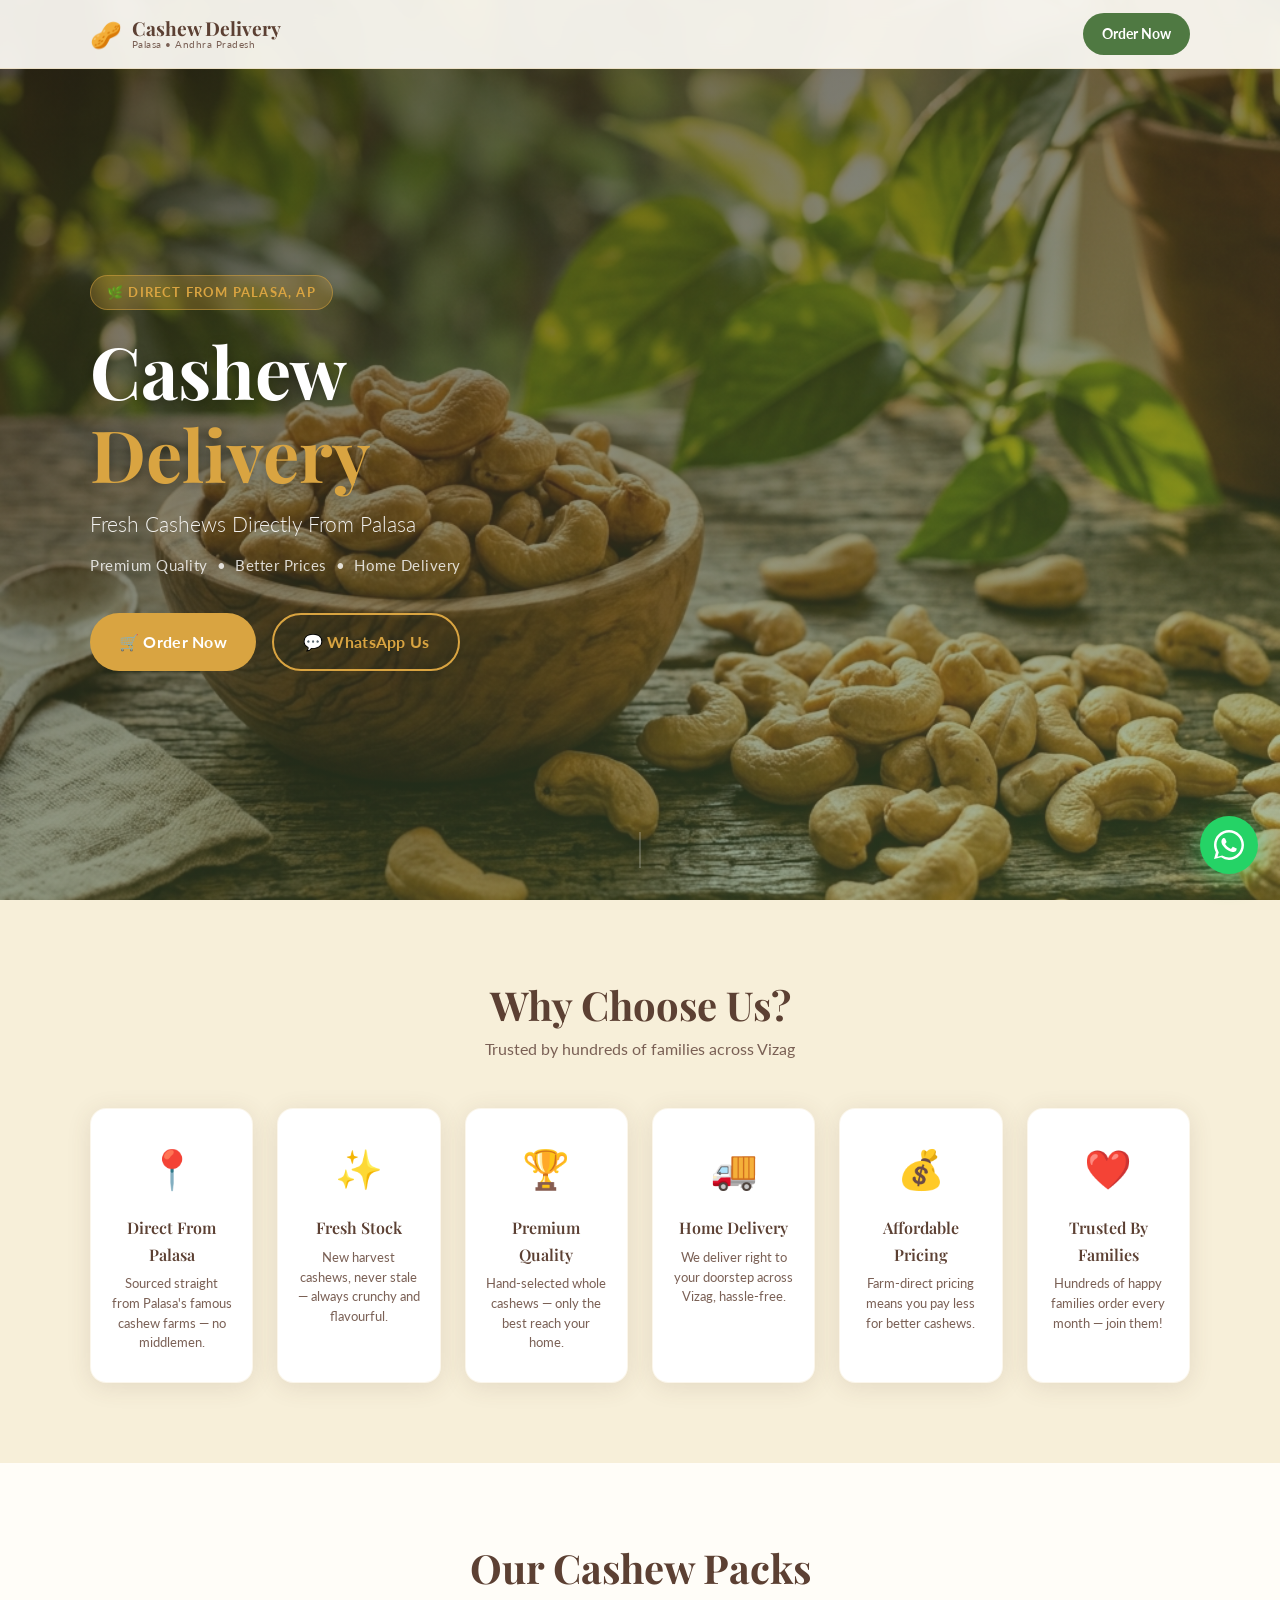
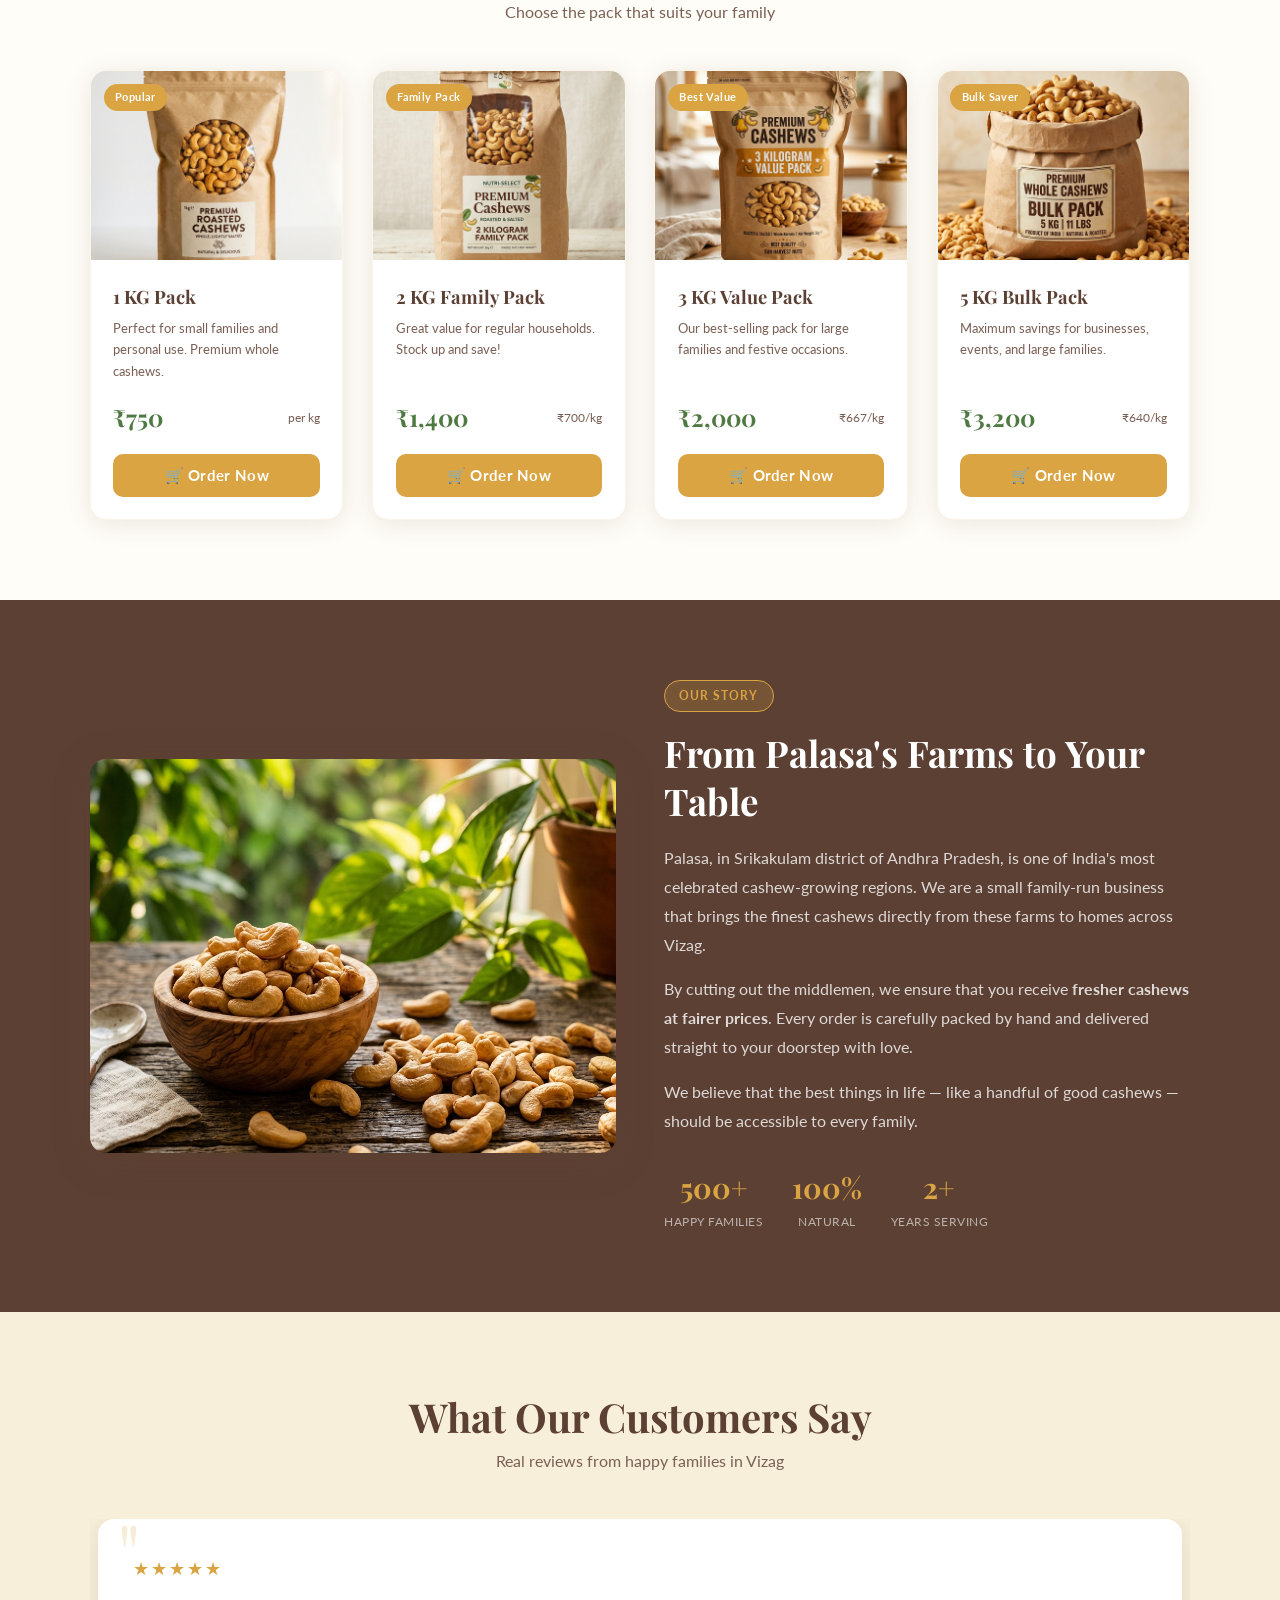
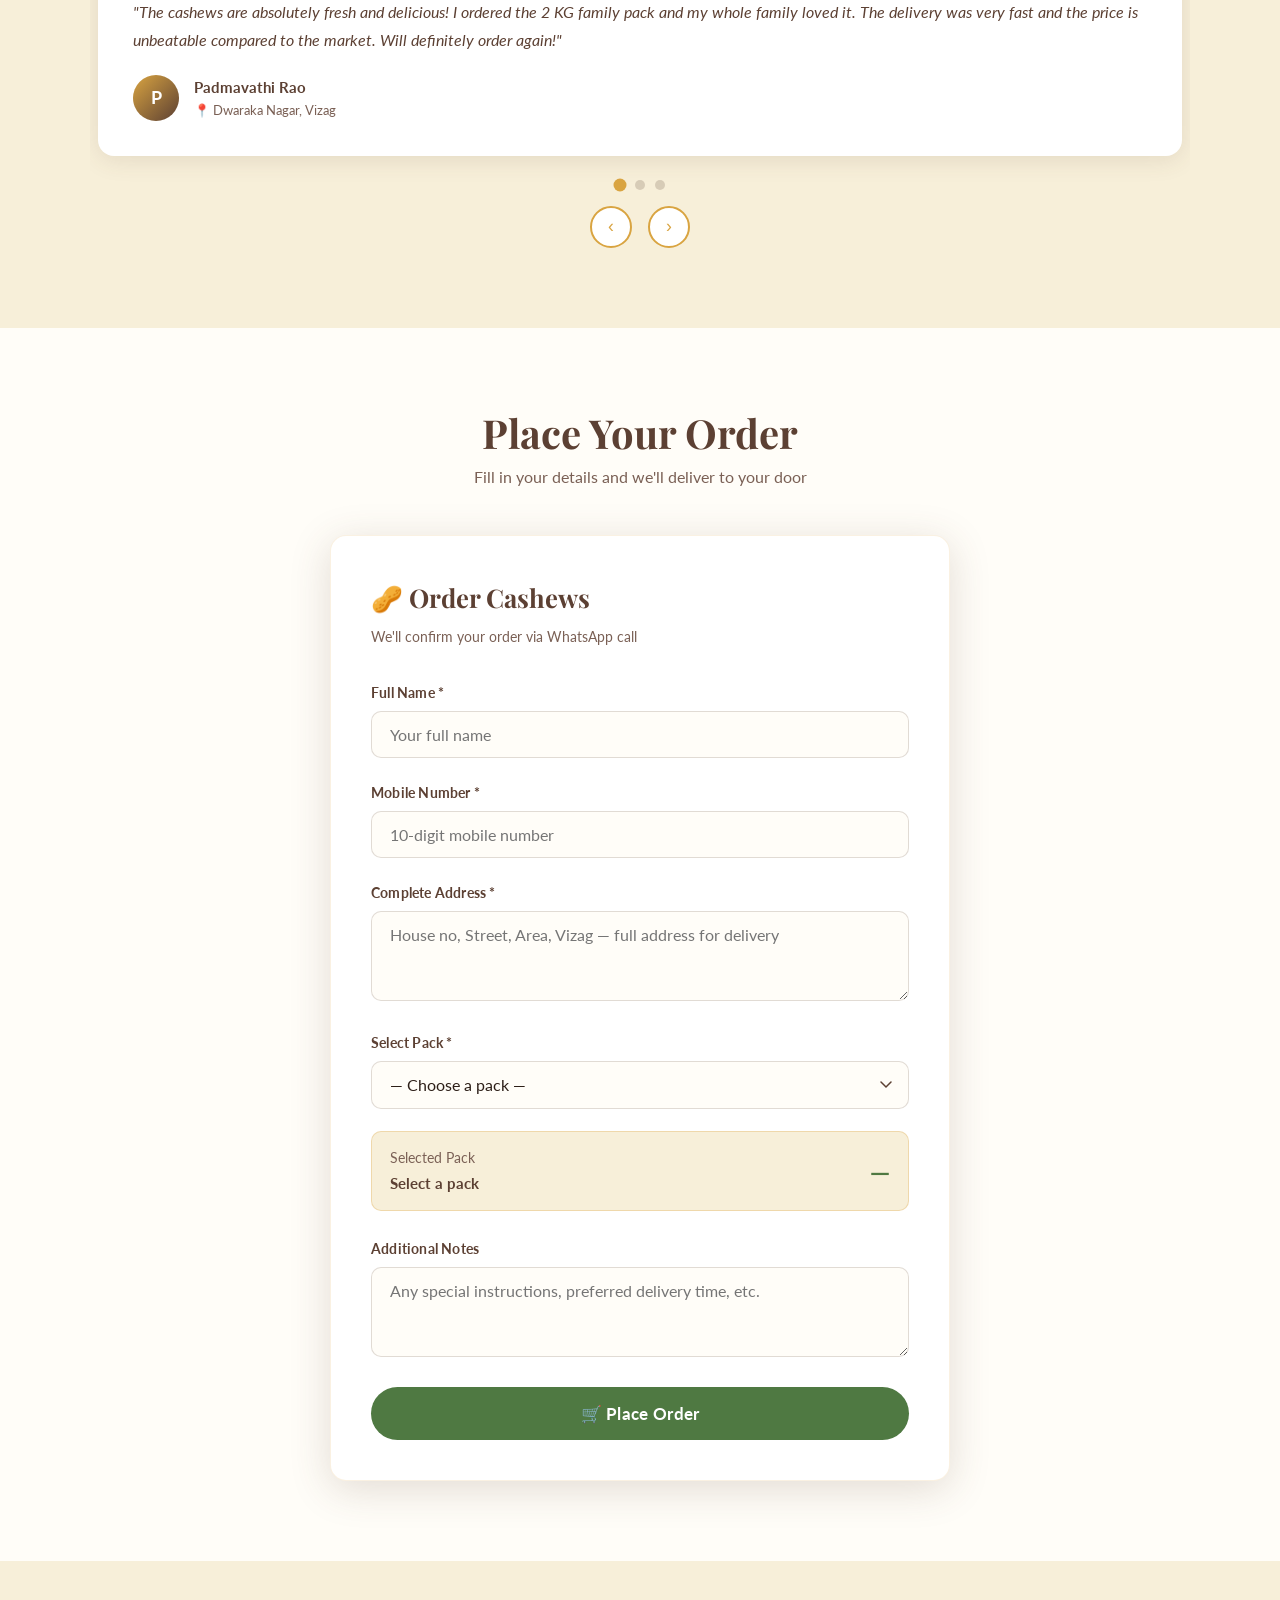
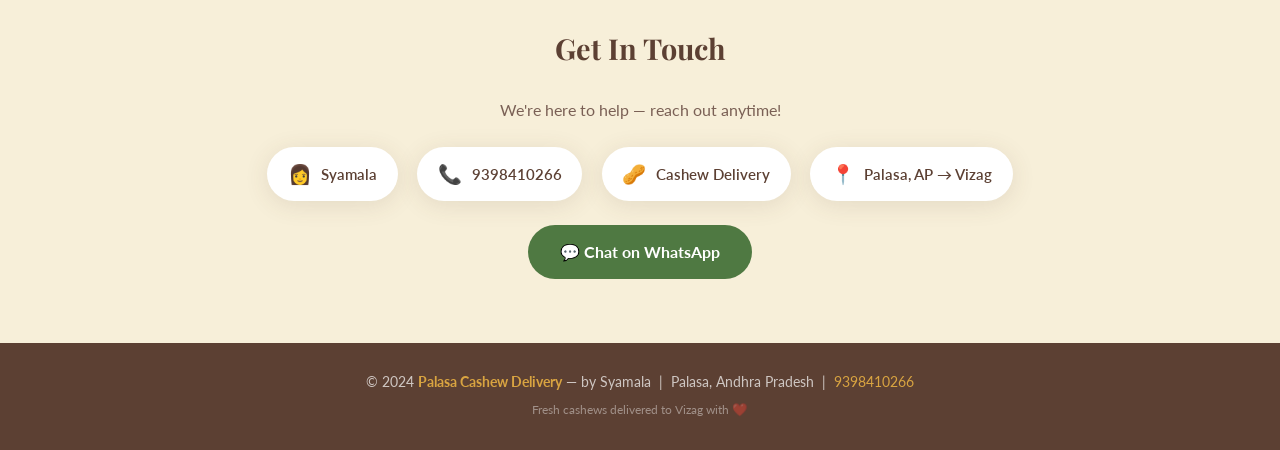
<file: templates/index.html>
<!DOCTYPE html>
<html lang="en">
<head>
<meta charset="UTF-8"/>
<meta name="viewport" content="width=device-width,initial-scale=1.0"/>
<title>Palasa Cashew Delivery – Fresh Cashews from Palasa to Your Door</title>
<meta name="description" content="Order premium-quality cashews directly from Palasa, Andhra Pradesh. Fresh stock, affordable prices, home delivery across Vizag. WhatsApp: 9398410266"/>
<meta name="theme-color" content="#D9A441"/>
<!-- Open Graph for WhatsApp/Facebook/Instagram previews -->
<meta property="og:title" content="Palasa Cashew Delivery – Premium Cashews Direct from Palasa"/>
<meta property="og:description" content="Fresh cashews delivered to your home. Order now!"/>
<meta property="og:image" content="/static/images/hero_cashews.png"/>
<meta property="og:type" content="website"/>
<link rel="stylesheet" href="/static/css/style.css"/>
</head>
<body>

<!-- ══ Navbar ══════════════════════════════════════════════════════ -->
<nav class="navbar" id="navbar">
  <div class="container nav-inner">
    <a href="#" class="nav-brand" id="nav-logo">
      <span class="logo-icon">🥜</span>
      <div class="nav-brand-text">
        Cashew Delivery
        <span>Palasa • Andhra Pradesh</span>
      </div>
    </a>
    <a href="#order" class="nav-cta" id="nav-order-btn">Order Now</a>
  </div>
</nav>

<!-- ══ Hero ════════════════════════════════════════════════════════ -->
<section class="hero" id="home">
  <img src="/static/images/hero_cashews.png" alt="Premium Palasa Cashews" class="hero-img" loading="eager"/>
  <div class="hero-overlay"></div>
  <div class="container">
    <div class="hero-content">
      <span class="hero-badge">🌿 Direct from Palasa, AP</span>
      <h1 class="hero-title">Cashew<br/><span>Delivery</span></h1>
      <p class="hero-sub">Fresh Cashews Directly From Palasa</p>
      <p class="hero-tagline">Premium Quality &nbsp;•&nbsp; Better Prices &nbsp;•&nbsp; Home Delivery</p>
      <div class="hero-actions">
        <a href="#order" class="btn btn-gold" id="hero-order-btn">🛒 Order Now</a>
        <a href="https://wa.me/919398410266" target="_blank" rel="noopener" class="btn btn-outline" id="hero-wa-btn">💬 WhatsApp Us</a>
      </div>
    </div>
  </div>
  <div class="hero-scroll" aria-hidden="true"><span></span></div>
</section>

<!-- ══ Why Choose Us ═══════════════════════════════════════════════ -->
<section class="why" id="why">
  <div class="container">
    <h2 class="section-title">Why Choose Us?</h2>
    <p class="section-sub">Trusted by hundreds of families across Vizag</p>
    <div class="features-grid">
      <div class="feature-card" id="feature-palasa">
        <span class="feature-icon">📍</span>
        <div class="feature-title">Direct From Palasa</div>
        <div class="feature-desc">Sourced straight from Palasa's famous cashew farms — no middlemen.</div>
      </div>
      <div class="feature-card" id="feature-fresh">
        <span class="feature-icon">✨</span>
        <div class="feature-title">Fresh Stock</div>
        <div class="feature-desc">New harvest cashews, never stale — always crunchy and flavourful.</div>
      </div>
      <div class="feature-card" id="feature-quality">
        <span class="feature-icon">🏆</span>
        <div class="feature-title">Premium Quality</div>
        <div class="feature-desc">Hand-selected whole cashews — only the best reach your home.</div>
      </div>
      <div class="feature-card" id="feature-delivery">
        <span class="feature-icon">🚚</span>
        <div class="feature-title">Home Delivery</div>
        <div class="feature-desc">We deliver right to your doorstep across Vizag, hassle-free.</div>
      </div>
      <div class="feature-card" id="feature-price">
        <span class="feature-icon">💰</span>
        <div class="feature-title">Affordable Pricing</div>
        <div class="feature-desc">Farm-direct pricing means you pay less for better cashews.</div>
      </div>
      <div class="feature-card" id="feature-trust">
        <span class="feature-icon">❤️</span>
        <div class="feature-title">Trusted By Families</div>
        <div class="feature-desc">Hundreds of happy families order every month — join them!</div>
      </div>
    </div>
  </div>
</section>

<!-- ══ Products ════════════════════════════════════════════════════ -->
<section class="products" id="products">
  <div class="container">
    <h2 class="section-title">Our Cashew Packs</h2>
    <p class="section-sub">Choose the pack that suits your family</p>
    <div class="products-grid">

      <div class="product-card" id="product-1kg">
        <div class="product-img-wrap">
          <img src="/static/images/product_1kg.png" alt="1 KG Cashew Pack" loading="lazy"/>
          <span class="product-badge">Popular</span>
        </div>
        <div class="product-info">
          <div class="product-name">1 KG Pack</div>
          <div class="product-desc">Perfect for small families and personal use. Premium whole cashews.</div>
          <div class="product-price-row">
            <span class="product-price">₹750</span>
            <span class="product-per">per kg</span>
          </div>
          <button class="btn btn-gold product-btn" data-pack="1kg" id="order-1kg">🛒 Order Now</button>
        </div>
      </div>

      <div class="product-card" id="product-2kg">
        <div class="product-img-wrap">
          <img src="/static/images/product_2kg.png" alt="2 KG Family Pack" loading="lazy"/>
          <span class="product-badge">Family Pack</span>
        </div>
        <div class="product-info">
          <div class="product-name">2 KG Family Pack</div>
          <div class="product-desc">Great value for regular households. Stock up and save!</div>
          <div class="product-price-row">
            <span class="product-price">₹1,400</span>
            <span class="product-per">₹700/kg</span>
          </div>
          <button class="btn btn-gold product-btn" data-pack="2kg" id="order-2kg">🛒 Order Now</button>
        </div>
      </div>

      <div class="product-card" id="product-3kg">
        <div class="product-img-wrap">
          <img src="/static/images/product_3kg.png" alt="3 KG Value Pack" loading="lazy"/>
          <span class="product-badge">Best Value</span>
        </div>
        <div class="product-info">
          <div class="product-name">3 KG Value Pack</div>
          <div class="product-desc">Our best-selling pack for large families and festive occasions.</div>
          <div class="product-price-row">
            <span class="product-price">₹2,000</span>
            <span class="product-per">₹667/kg</span>
          </div>
          <button class="btn btn-gold product-btn" data-pack="3kg" id="order-3kg">🛒 Order Now</button>
        </div>
      </div>

      <div class="product-card" id="product-5kg">
        <div class="product-img-wrap">
          <img src="/static/images/product_5kg.png" alt="5 KG Bulk Pack" loading="lazy"/>
          <span class="product-badge">Bulk Saver</span>
        </div>
        <div class="product-info">
          <div class="product-name">5 KG Bulk Pack</div>
          <div class="product-desc">Maximum savings for businesses, events, and large families.</div>
          <div class="product-price-row">
            <span class="product-price">₹3,200</span>
            <span class="product-per">₹640/kg</span>
          </div>
          <button class="btn btn-gold product-btn" data-pack="5kg" id="order-5kg">🛒 Order Now</button>
        </div>
      </div>

    </div>
  </div>
</section>

<!-- ══ About ═══════════════════════════════════════════════════════ -->
<section class="about" id="about">
  <div class="container">
    <div class="about-inner">
      <div class="about-img-wrap">
        <img src="/static/images/hero_cashews.png" alt="About Palasa Cashew Delivery" loading="lazy"/>
      </div>
      <div class="about-text-side">
        <span class="label">Our Story</span>
        <h2>From Palasa's Farms to Your Table</h2>
        <p>Palasa, in Srikakulam district of Andhra Pradesh, is one of India's most celebrated cashew-growing regions. We are a small family-run business that brings the finest cashews directly from these farms to homes across Vizag.</p>
        <p>By cutting out the middlemen, we ensure that you receive <strong>fresher cashews at fairer prices</strong>. Every order is carefully packed by hand and delivered straight to your doorstep with love.</p>
        <p>We believe that the best things in life — like a handful of good cashews — should be accessible to every family.</p>
        <div class="about-stats">
          <div class="stat-item">
            <div class="stat-num">500+</div>
            <div class="stat-label">Happy Families</div>
          </div>
          <div class="stat-item">
            <div class="stat-num">100%</div>
            <div class="stat-label">Natural</div>
          </div>
          <div class="stat-item">
            <div class="stat-num">2+</div>
            <div class="stat-label">Years Serving</div>
          </div>
        </div>
      </div>
    </div>
  </div>
</section>

<!-- ══ Testimonials ════════════════════════════════════════════════ -->
<section class="testimonials" id="testimonials">
  <div class="container">
    <h2 class="section-title">What Our Customers Say</h2>
    <p class="section-sub">Real reviews from happy families in Vizag</p>
    <div class="carousel-wrapper" id="testimonial-carousel">
      <div class="carousel-track">

        <div class="testimonial-card">
          <div class="testimonial-inner">
            <div class="stars">★★★★★</div>
            <p class="testimonial-text">"The cashews are absolutely fresh and delicious! I ordered the 2 KG family pack and my whole family loved it. The delivery was very fast and the price is unbeatable compared to the market. Will definitely order again!"</p>
            <div class="reviewer-info">
              <div class="reviewer-avatar">P</div>
              <div>
                <div class="reviewer-name">Padmavathi Rao</div>
                <div class="reviewer-loc">📍 Dwaraka Nagar, Vizag</div>
              </div>
            </div>
          </div>
        </div>

        <div class="testimonial-card">
          <div class="testimonial-inner">
            <div class="stars">★★★★★</div>
            <p class="testimonial-text">"Ordered 5 KG for Diwali gifting — everyone was so impressed with the quality! Syamala aunty was very helpful over WhatsApp. The cashews are big, whole, and super crunchy. 100% recommended to all my friends."</p>
            <div class="reviewer-info">
              <div class="reviewer-avatar">R</div>
              <div>
                <div class="reviewer-name">Ramesh Babu</div>
                <div class="reviewer-loc">📍 MVP Colony, Vizag</div>
              </div>
            </div>
          </div>
        </div>

        <div class="testimonial-card">
          <div class="testimonial-inner">
            <div class="stars">★★★★★</div>
            <p class="testimonial-text">"Best cashews I've had in years! Straight from Palasa, you can really taste the difference. I've been ordering the 3 KG value pack every month. Excellent service, prompt delivery, and very honest pricing. ❤️"</p>
            <div class="reviewer-info">
              <div class="reviewer-avatar">S</div>
              <div>
                <div class="reviewer-name">Sudha Lakshmi</div>
                <div class="reviewer-loc">📍 Seethammadhara, Vizag</div>
              </div>
            </div>
          </div>
        </div>

      </div>
      <div class="carousel-dots">
        <button class="dot active" aria-label="Slide 1"></button>
        <button class="dot" aria-label="Slide 2"></button>
        <button class="dot" aria-label="Slide 3"></button>
      </div>
      <div class="carousel-nav">
        <button class="carousel-btn prev-btn" id="prev-btn" aria-label="Previous">‹</button>
        <button class="carousel-btn next-btn" id="next-btn" aria-label="Next">›</button>
      </div>
    </div>
  </div>
</section>

<!-- ══ Order Form ══════════════════════════════════════════════════ -->
<section class="order-section" id="order">
  <div class="container">
    <h2 class="section-title">Place Your Order</h2>
    <p class="section-sub">Fill in your details and we'll deliver to your door</p>
    <div class="order-card">
      <div id="form-wrap">
        <h3>🥜 Order Cashews</h3>
        <p class="sub">We'll confirm your order via WhatsApp call</p>
        <form id="order-form" novalidate>
          <div class="form-group">
            <label for="name">Full Name *</label>
            <input type="text" id="name" name="name" placeholder="Your full name" required autocomplete="name"/>
          </div>
          <div class="form-group">
            <label for="phone">Mobile Number *</label>
            <input type="tel" id="phone" name="phone" placeholder="10-digit mobile number" required autocomplete="tel" pattern="[0-9]{10}"/>
          </div>
          <div class="form-group">
            <label for="address">Complete Address *</label>
            <textarea id="address" name="address" placeholder="House no, Street, Area, Vizag — full address for delivery" required rows="3"></textarea>
          </div>
          <div class="form-group">
            <label for="pack-select">Select Pack *</label>
            <select id="pack-select" name="pack" required>
              <option value="">— Choose a pack —</option>
              <option value="1kg">1 KG Pack — ₹750</option>
              <option value="2kg">2 KG Family Pack — ₹1,400</option>
              <option value="3kg">3 KG Value Pack — ₹2,000</option>
              <option value="5kg">5 KG Bulk Pack — ₹3,200</option>
            </select>
          </div>
          <div class="price-preview" id="price-preview">
            <div>
              <div class="label">Selected Pack</div>
              <strong id="price-pack" style="color:var(--brown);font-size:.95rem">Select a pack</strong>
            </div>
            <div class="amount" id="price-amount">—</div>
          </div>
          <div class="form-group">
            <label for="notes">Additional Notes</label>
            <textarea id="notes" name="notes" placeholder="Any special instructions, preferred delivery time, etc." rows="2"></textarea>
          </div>
          <button type="submit" class="btn btn-green submit-btn" id="submit-order-btn">🛒 Place Order</button>
        </form>
      </div>

      <div class="form-success" id="form-success">
        <span class="check">✅</span>
        <h4>Order Placed Successfully!</h4>
        <p>Your order has been received. We'll call you to confirm delivery.</p>
        <p class="order-num">Order ID: <span id="success-order-id"></span></p>
        <p>Pack: <span id="success-pack"></span> &nbsp;|&nbsp; Price: <span id="success-price"></span></p>
        <br/>
        <a id="wa-confirm-btn" href="#" target="_blank" rel="noopener"
           class="btn btn-green" style="margin-top:.8rem;display:inline-flex">
          💬 Share on WhatsApp
        </a>
      </div>
    </div>
  </div>
</section>

<!-- ══ Contact ═════════════════════════════════════════════════════ -->
<section class="contact" id="contact">
  <div class="container">
    <div class="contact-inner">
      <h2>Get In Touch</h2>
      <p style="color:var(--muted)">We're here to help — reach out anytime!</p>
      <div class="contact-info">
        <div class="contact-chip" id="contact-owner">
          <span class="icon">👩</span> Syamala
        </div>
        <a href="tel:9398410266" class="contact-chip" id="contact-phone">
          <span class="icon">📞</span> 9398410266
        </a>
        <div class="contact-chip" id="contact-biz">
          <span class="icon">🥜</span> Cashew Delivery
        </div>
        <div class="contact-chip" id="contact-loc">
          <span class="icon">📍</span> Palasa, AP → Vizag
        </div>
      </div>
      <a href="https://wa.me/919398410266?text=Hello%20Syamala!%20I%20want%20to%20order%20cashews."
         target="_blank" rel="noopener" class="wa-call-btn" id="contact-wa-btn">
        💬 Chat on WhatsApp
      </a>
    </div>
  </div>
</section>

<!-- ══ Footer ══════════════════════════════════════════════════════ -->
<footer>
  <p>© 2024 <strong>Palasa Cashew Delivery</strong> — by Syamala &nbsp;|&nbsp; Palasa, Andhra Pradesh &nbsp;|&nbsp; <a href="tel:9398410266" style="color:var(--gold)">9398410266</a></p>
  <p style="margin-top:.4rem;font-size:.78rem;opacity:.6">Fresh cashews delivered to Vizag with ❤️</p>
</footer>

<!-- ══ WhatsApp Floating Button ════════════════════════════════════ -->
<a href="https://wa.me/919398410266?text=Hello!%20I%20want%20to%20order%20cashews."
   target="_blank" rel="noopener" class="wa-fab" id="wa-fab" aria-label="Chat on WhatsApp">
  <svg viewBox="0 0 32 32" xmlns="http://www.w3.org/2000/svg">
    <path d="M16 0C7.163 0 0 7.163 0 16c0 2.822.738 5.472 2.031 7.773L.064 31.04l7.479-1.959A15.93 15.93 0 0016 32c8.837 0 16-7.163 16-16S24.837 0 16 0zm0 29.333a13.26 13.26 0 01-6.755-1.847l-.484-.287-5.012 1.313 1.337-4.88-.318-.503A13.26 13.26 0 012.667 16C2.667 8.636 8.636 2.667 16 2.667c7.364 0 13.333 5.969 13.333 13.333 0 7.364-5.969 13.333-13.333 13.333zm7.306-9.946c-.4-.2-2.366-1.167-2.732-1.3-.366-.133-.632-.2-.899.2-.266.4-1.033 1.3-1.266 1.567-.233.266-.466.3-.866.1-.4-.2-1.688-.622-3.215-1.985-1.188-1.06-1.99-2.368-2.223-2.768-.233-.4-.025-.616.175-.815.18-.18.4-.466.6-.699.2-.233.266-.4.4-.666.133-.266.066-.5-.033-.7-.1-.2-.9-2.166-1.233-2.966-.326-.78-.656-.674-.9-.686l-.766-.013c-.267 0-.7.1-1.066.5-.367.4-1.4 1.366-1.4 3.333 0 1.966 1.433 3.866 1.633 4.133.2.266 2.82 4.307 6.833 5.863.955.413 1.7.66 2.282.843.958.305 1.831.262 2.52.159.768-.115 2.366-.967 2.7-1.9.333-.933.333-1.733.233-1.9-.1-.167-.366-.267-.766-.467z"/>
  </svg>
</a>

<script src="/static/js/main.js"></script>
</body>
</html>
</file>
<file: static/css/style.css>
/* ── Fonts ─────────────────────────────────────────────────────── */
@import url('https://fonts.googleapis.com/css2?family=Playfair+Display:wght@400;600;700&family=Lato:wght@300;400;600;700&display=swap');

/* ── Tokens ────────────────────────────────────────────────────── */
:root {
  --cream:  #FFFDF8;
  --beige:  #F7EFD9;
  --gold:   #D9A441;
  --gold-d: #B8882E;
  --green:  #4F7942;
  --green-d:#3A5C30;
  --brown:  #5C4033;
  --brown-l:#8B6355;
  --text:   #2D1F18;
  --muted:  #7A6055;
  --white:  #FFFFFF;
  --shadow: 0 4px 24px rgba(92,64,51,.12);
  --shadow-lg: 0 8px 40px rgba(92,64,51,.18);
  --radius: 16px;
  --radius-sm: 10px;
  --transition: all .28s ease;
}

/* ── Reset ─────────────────────────────────────────────────────── */
*,*::before,*::after{box-sizing:border-box;margin:0;padding:0}
html{scroll-behavior:smooth;font-size:16px}
body{font-family:'Lato',sans-serif;background:var(--cream);color:var(--text);line-height:1.65;overflow-x:hidden}
img{max-width:100%;height:auto;display:block}
a{text-decoration:none;color:inherit}

/* ── Utility ───────────────────────────────────────────────────── */
.container{width:90%;max-width:1100px;margin:0 auto}
.section-title{font-family:'Playfair Display',serif;font-size:clamp(1.6rem,4vw,2.5rem);color:var(--brown);text-align:center;margin-bottom:.4rem;line-height:1.25}
.section-sub{text-align:center;color:var(--muted);font-size:1rem;margin-bottom:2.8rem}
.btn{display:inline-flex;align-items:center;justify-content:center;gap:.5rem;padding:.85rem 1.8rem;border-radius:50px;font-family:'Lato',sans-serif;font-size:1rem;font-weight:700;cursor:pointer;border:none;transition:var(--transition);letter-spacing:.3px}
.btn-gold{background:var(--gold);color:var(--white)}
.btn-gold:hover{background:var(--gold-d);transform:translateY(-2px);box-shadow:0 6px 20px rgba(217,164,65,.4)}
.btn-green{background:var(--green);color:var(--white)}
.btn-green:hover{background:var(--green-d);transform:translateY(-2px);box-shadow:0 6px 20px rgba(79,121,66,.35)}
.btn-outline{background:transparent;border:2px solid var(--gold);color:var(--gold)}
.btn-outline:hover{background:var(--gold);color:var(--white)}

/* ── Navbar ────────────────────────────────────────────────────── */
.navbar{position:fixed;top:0;left:0;right:0;z-index:900;background:rgba(255,253,248,.92);backdrop-filter:blur(12px);border-bottom:1px solid rgba(217,164,65,.2);padding:.8rem 0;transition:var(--transition)}
.navbar.scrolled{box-shadow:var(--shadow)}
.nav-inner{display:flex;align-items:center;justify-content:space-between}
.nav-brand{display:flex;align-items:center;gap:.6rem}
.nav-brand .logo-icon{font-size:1.6rem}
.nav-brand-text{font-family:'Playfair Display',serif;font-size:1.2rem;font-weight:700;color:var(--brown);line-height:1.1}
.nav-brand-text span{display:block;font-size:.65rem;font-weight:400;color:var(--muted);font-family:'Lato',sans-serif;letter-spacing:.5px}
.nav-cta{background:var(--green);color:var(--white);padding:.55rem 1.2rem;border-radius:50px;font-size:.9rem;font-weight:700;transition:var(--transition)}
.nav-cta:hover{background:var(--green-d)}

/* ── Hero ──────────────────────────────────────────────────────── */
.hero{min-height:100svh;position:relative;display:flex;align-items:center;padding-top:70px;overflow:hidden}
.hero-img{position:absolute;inset:0;width:100%;height:100%;object-fit:cover;object-position:center}
.hero-overlay{position:absolute;inset:0;background:linear-gradient(160deg,rgba(45,31,24,.72) 0%,rgba(79,121,66,.45) 100%)}
.hero-content{position:relative;z-index:2;color:var(--white);padding:2.5rem 0 4rem}
.hero-badge{display:inline-block;background:rgba(217,164,65,.25);border:1px solid rgba(217,164,65,.5);color:var(--gold);font-size:.8rem;font-weight:700;letter-spacing:1.2px;text-transform:uppercase;padding:.35rem 1rem;border-radius:50px;margin-bottom:1.2rem;backdrop-filter:blur(6px)}
.hero-title{font-family:'Playfair Display',serif;font-size:clamp(2.4rem,8vw,4.5rem);font-weight:700;line-height:1.15;margin-bottom:.8rem;text-shadow:0 2px 12px rgba(0,0,0,.3)}
.hero-title span{color:var(--gold)}
.hero-sub{font-size:clamp(1rem,2.5vw,1.3rem);font-weight:300;margin-bottom:.7rem;opacity:.92}
.hero-tagline{font-size:.95rem;opacity:.8;margin-bottom:2.2rem;letter-spacing:.5px}
.hero-actions{display:flex;flex-wrap:wrap;gap:1rem}
.hero-scroll{position:absolute;bottom:2rem;left:50%;transform:translateX(-50%);z-index:2;color:rgba(255,255,255,.6);font-size:.8rem;display:flex;flex-direction:column;align-items:center;gap:.4rem;animation:bounce 2s infinite}
.hero-scroll span{width:1px;height:36px;background:rgba(255,255,255,.4);display:block}
@keyframes bounce{0%,100%{transform:translateX(-50%) translateY(0)}50%{transform:translateX(-50%) translateY(6px)}}

/* ── Why Choose Us ─────────────────────────────────────────────── */
.why{padding:5rem 0;background:var(--beige)}
.features-grid{display:grid;grid-template-columns:repeat(auto-fit,minmax(160px,1fr));gap:1.5rem}
.feature-card{background:var(--white);border-radius:var(--radius);padding:1.8rem 1.2rem;text-align:center;box-shadow:var(--shadow);transition:var(--transition);border:1px solid rgba(217,164,65,.1)}
.feature-card:hover{transform:translateY(-6px);box-shadow:var(--shadow-lg);border-color:rgba(217,164,65,.3)}
.feature-icon{font-size:2.4rem;margin-bottom:.9rem;display:block}
.feature-title{font-family:'Playfair Display',serif;font-size:1rem;font-weight:600;color:var(--brown);margin-bottom:.4rem}
.feature-desc{font-size:.82rem;color:var(--muted);line-height:1.5}

/* ── Products ──────────────────────────────────────────────────── */
.products{padding:5rem 0;background:var(--cream)}
.products-grid{display:grid;grid-template-columns:repeat(auto-fit,minmax(230px,1fr));gap:1.8rem}
.product-card{background:var(--white);border-radius:var(--radius);overflow:hidden;box-shadow:var(--shadow);transition:var(--transition);border:1px solid rgba(217,164,65,.12);display:flex;flex-direction:column}
.product-card:hover{transform:translateY(-8px);box-shadow:var(--shadow-lg)}
.product-img-wrap{position:relative;overflow:hidden;aspect-ratio:4/3}
.product-img-wrap img{width:100%;height:100%;object-fit:cover;transition:transform .5s ease}
.product-card:hover .product-img-wrap img{transform:scale(1.06)}
.product-badge{position:absolute;top:.8rem;left:.8rem;background:var(--gold);color:var(--white);font-size:.7rem;font-weight:700;padding:.25rem .7rem;border-radius:50px;letter-spacing:.4px}
.product-info{padding:1.4rem;flex:1;display:flex;flex-direction:column}
.product-name{font-family:'Playfair Display',serif;font-size:1.15rem;font-weight:700;color:var(--brown);margin-bottom:.3rem}
.product-desc{font-size:.82rem;color:var(--muted);margin-bottom:1rem;flex:1}
.product-price-row{display:flex;align-items:center;justify-content:space-between;margin-bottom:1rem}
.product-price{font-size:1.5rem;font-weight:700;color:var(--green);font-family:'Playfair Display',serif}
.product-per{font-size:.75rem;color:var(--muted)}
.product-btn{width:100%;padding:.75rem;border-radius:var(--radius-sm);font-size:.95rem}

/* ── About ─────────────────────────────────────────────────────── */
.about{padding:5rem 0;background:var(--brown)}
.about-inner{display:grid;grid-template-columns:1fr 1fr;gap:3rem;align-items:center}
.about-img-wrap{border-radius:var(--radius);overflow:hidden;box-shadow:var(--shadow-lg);aspect-ratio:4/3}
.about-img-wrap img{width:100%;height:100%;object-fit:cover}
.about-text-side .label{display:inline-block;background:rgba(217,164,65,.2);border:1px solid var(--gold);color:var(--gold);font-size:.75rem;font-weight:700;letter-spacing:1px;text-transform:uppercase;padding:.3rem .9rem;border-radius:50px;margin-bottom:1.1rem}
.about-text-side h2{font-family:'Playfair Display',serif;font-size:clamp(1.6rem,3.5vw,2.3rem);color:var(--white);margin-bottom:1.2rem;line-height:1.3}
.about-text-side p{color:rgba(255,255,255,.8);line-height:1.8;margin-bottom:1rem;font-size:1rem}
.about-stats{display:flex;gap:1.8rem;margin-top:1.8rem;flex-wrap:wrap}
.stat-item{text-align:center}
.stat-num{font-family:'Playfair Display',serif;font-size:1.8rem;font-weight:700;color:var(--gold)}
.stat-label{font-size:.75rem;color:rgba(255,255,255,.6);text-transform:uppercase;letter-spacing:.5px}

/* ── Testimonials ──────────────────────────────────────────────── */
.testimonials{padding:5rem 0;background:var(--beige)}
.carousel-wrapper{position:relative;overflow:hidden}
.carousel-track{display:flex;transition:transform .5s ease}
.testimonial-card{min-width:100%;padding:0 .5rem}
.testimonial-inner{background:var(--white);border-radius:var(--radius);padding:2.2rem;box-shadow:var(--shadow);position:relative}
.testimonial-inner::before{content:'"';font-family:'Playfair Display',serif;font-size:5rem;color:var(--gold);opacity:.2;position:absolute;top:-.5rem;left:1.2rem;line-height:1}
.stars{color:var(--gold);font-size:1.1rem;margin-bottom:.9rem;letter-spacing:2px}
.testimonial-text{color:var(--brown);font-size:1rem;line-height:1.75;margin-bottom:1.3rem;font-style:italic}
.reviewer-info{display:flex;align-items:center;gap:.9rem}
.reviewer-avatar{width:46px;height:46px;border-radius:50%;background:linear-gradient(135deg,var(--gold),var(--brown));display:flex;align-items:center;justify-content:center;color:var(--white);font-weight:700;font-size:1.1rem;flex-shrink:0}
.reviewer-name{font-weight:700;color:var(--brown);font-size:.95rem}
.reviewer-loc{font-size:.8rem;color:var(--muted)}
.carousel-dots{display:flex;justify-content:center;gap:.6rem;margin-top:1.5rem}
.dot{width:10px;height:10px;border-radius:50%;background:rgba(92,64,51,.2);cursor:pointer;transition:var(--transition);border:none}
.dot.active{background:var(--gold);transform:scale(1.3)}
.carousel-nav{display:flex;justify-content:center;gap:1rem;margin-top:1rem}
.carousel-btn{background:var(--white);border:2px solid var(--gold);color:var(--gold);width:42px;height:42px;border-radius:50%;font-size:1.1rem;cursor:pointer;transition:var(--transition);display:flex;align-items:center;justify-content:center}
.carousel-btn:hover{background:var(--gold);color:var(--white)}

/* ── Order Form ────────────────────────────────────────────────── */
.order-section{padding:5rem 0;background:var(--cream)}
.order-card{background:var(--white);border-radius:var(--radius);box-shadow:var(--shadow-lg);padding:2.5rem;max-width:620px;margin:0 auto;border:1px solid rgba(217,164,65,.15)}
.order-card h3{font-family:'Playfair Display',serif;font-size:1.6rem;color:var(--brown);margin-bottom:.4rem}
.order-card .sub{font-size:.9rem;color:var(--muted);margin-bottom:2rem}
.form-group{margin-bottom:1.4rem}
.form-group label{display:block;font-size:.88rem;font-weight:700;color:var(--brown);margin-bottom:.45rem;letter-spacing:.2px}
.form-group input,.form-group select,.form-group textarea{width:100%;padding:.85rem 1.1rem;border:1.5px solid rgba(92,64,51,.18);border-radius:var(--radius-sm);font-family:'Lato',sans-serif;font-size:.97rem;background:var(--cream);color:var(--text);outline:none;transition:var(--transition)}
.form-group input:focus,.form-group select:focus,.form-group textarea:focus{border-color:var(--gold);box-shadow:0 0 0 3px rgba(217,164,65,.12)}
.form-group textarea{resize:vertical;min-height:90px}
.form-group select{appearance:none;background-image:url("data:image/svg+xml,%3Csvg xmlns='http://www.w3.org/2000/svg' width='12' height='8' viewBox='0 0 12 8'%3E%3Cpath d='M1 1l5 5 5-5' stroke='%235C4033' stroke-width='1.5' fill='none' stroke-linecap='round'/%3E%3C/svg%3E");background-repeat:no-repeat;background-position:right 1rem center;padding-right:2.5rem}
.price-preview{display:flex;align-items:center;justify-content:space-between;background:var(--beige);border-radius:var(--radius-sm);padding:.9rem 1.1rem;margin-bottom:1.6rem;border:1.5px solid rgba(217,164,65,.3)}
.price-preview .label{font-size:.88rem;color:var(--muted)}
.price-preview .amount{font-size:1.4rem;font-weight:700;color:var(--green);font-family:'Playfair Display',serif}
.submit-btn{width:100%;padding:1rem;font-size:1.05rem}
.form-success{display:none;text-align:center;padding:2rem}
.form-success .check{font-size:3.5rem;margin-bottom:1rem;display:block}
.form-success h4{font-family:'Playfair Display',serif;font-size:1.4rem;color:var(--green);margin-bottom:.5rem}
.form-success p{color:var(--muted);font-size:.95rem;margin-bottom:.4rem}
.form-success .order-num{font-weight:700;color:var(--brown);font-size:1.05rem}

/* ── Contact ───────────────────────────────────────────────────── */
.contact{padding:4rem 0;background:var(--beige)}
.contact-inner{display:flex;flex-direction:column;align-items:center;text-align:center;gap:1.5rem}
.contact-inner h2{font-family:'Playfair Display',serif;font-size:1.8rem;color:var(--brown)}
.contact-info{display:flex;flex-wrap:wrap;justify-content:center;gap:1.2rem}
.contact-chip{display:flex;align-items:center;gap:.6rem;background:var(--white);padding:.7rem 1.3rem;border-radius:50px;box-shadow:var(--shadow);color:var(--brown);font-weight:600;font-size:.95rem;transition:var(--transition)}
.contact-chip:hover{transform:translateY(-2px);box-shadow:var(--shadow-lg)}
.contact-chip .icon{font-size:1.2rem}
.wa-call-btn{background:var(--green);color:var(--white);padding:.85rem 2rem;border-radius:50px;font-weight:700;font-size:1rem;display:inline-flex;align-items:center;gap:.6rem;transition:var(--transition)}
.wa-call-btn:hover{background:var(--green-d);transform:translateY(-2px)}

/* ── Footer ────────────────────────────────────────────────────── */
footer{background:var(--brown);color:rgba(255,255,255,.7);text-align:center;padding:1.8rem 1rem;font-size:.85rem}
footer strong{color:var(--gold)}

/* ── WhatsApp FAB ──────────────────────────────────────────────── */
.wa-fab{position:fixed;bottom:1.6rem;right:1.4rem;z-index:999;width:58px;height:58px;background:#25D366;border-radius:50%;display:flex;align-items:center;justify-content:center;box-shadow:0 6px 24px rgba(37,211,102,.45);transition:var(--transition);animation:pulse-wa 2.5s infinite}
.wa-fab:hover{transform:scale(1.12);box-shadow:0 8px 30px rgba(37,211,102,.6)}
.wa-fab svg{width:30px;height:30px;fill:white}
@keyframes pulse-wa{0%,100%{box-shadow:0 6px 24px rgba(37,211,102,.45)}50%{box-shadow:0 6px 32px rgba(37,211,102,.7),0 0 0 8px rgba(37,211,102,.12)}}

/* ── Responsive ────────────────────────────────────────────────── */
@media(max-width:768px){
  .about-inner{grid-template-columns:1fr}
  .about-img-wrap{aspect-ratio:16/9}
  .features-grid{grid-template-columns:repeat(2,1fr)}
  .products-grid{grid-template-columns:repeat(2,1fr);gap:1rem}
}
@media(max-width:480px){
  .products-grid{grid-template-columns:1fr}
  .features-grid{grid-template-columns:repeat(2,1fr)}
  .hero-actions{flex-direction:column;width:fit-content}
  .hero-actions .btn{width:100%;text-align:center}
}
</file>
